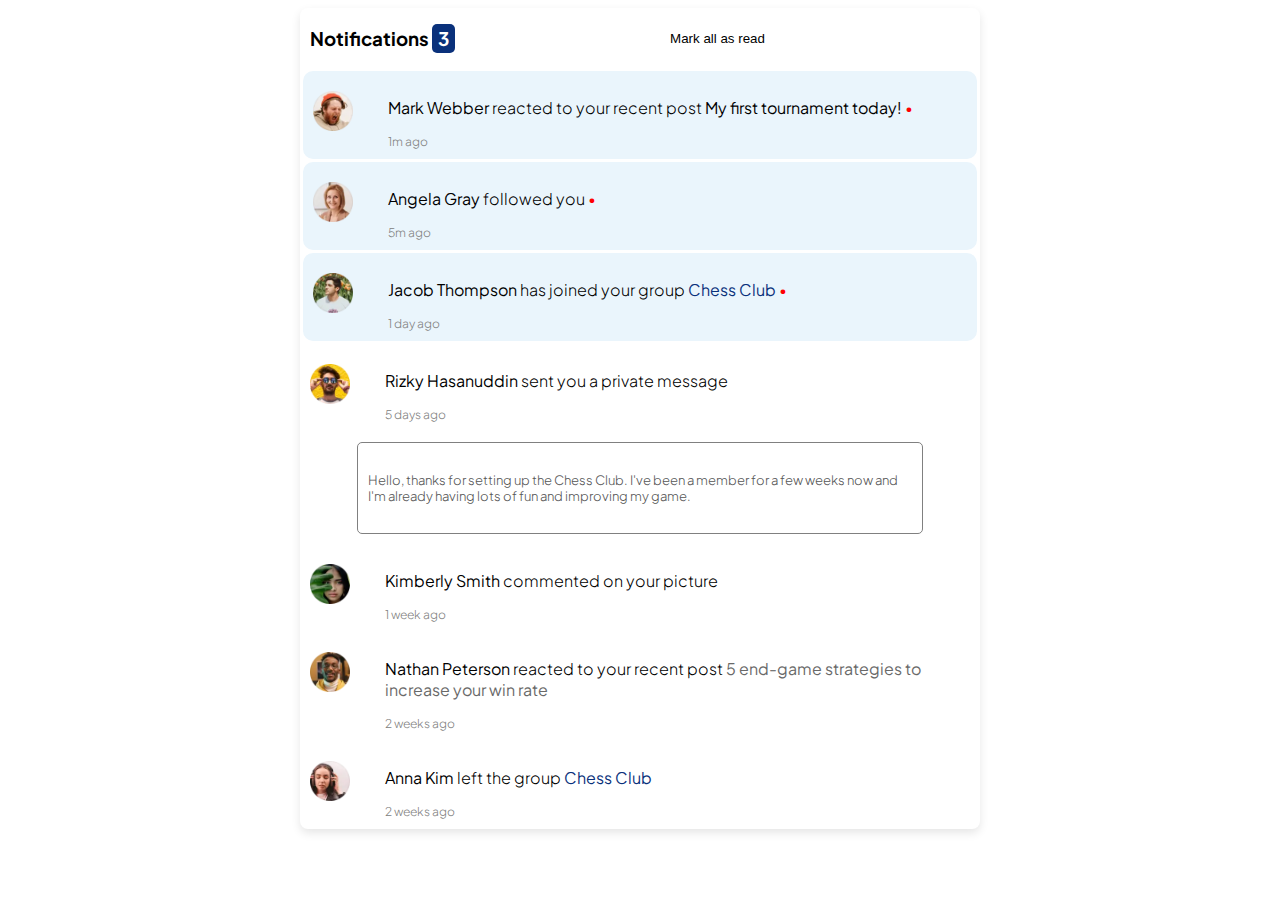
<file: index.html>
<!DOCTYPE html>
<html lang="en">
<head>
  <meta charset="UTF-8">
  <meta name="viewport" content="width=device-width, initial-scale=1.0"> <!-- displays site properly based on user's device -->

  <link rel="icon" type="image/png" sizes="32x32" href="./assets/images/favicon-32x32.png">
  
  <title>Frontend Mentor | Notifications page</title>

  <!-- Feel free to remove these styles or customise in your own stylesheet 👍 -->

  <link rel="stylesheet" href="style.css">
  <link rel="preconnect" href="https://fonts.googleapis.com">
  <link rel="preconnect" href="https://fonts.gstatic.com" crossorigin>
  <link href="https://fonts.googleapis.com/css2?family=Kumbh+Sans:wght@100..900&family=Plus+Jakarta+Sans:ital,wght@0,200..800;1,200..800&display=swap" rel="stylesheet">

</head>
<body class="plus-jakarta-sans">
    <div class="notification-container">
        <span class="header">
            <h3>Notifications <span style="background-color: hsl(219, 85%, 26%); color: white; padding: 3px 6px; border-radius: 5px;">3</span></h3>
            <button style="border: none; color: black; background-color: white;">Mark all as read</button>
        </span>

        <div class="notification" id="unread">
            <img src="assets/images/avatar-mark-webber.webp" alt="Mark Webber">
            <div class="notification-content">
                <p><strong>Mark Webber</strong> reacted to your recent post <b class="post">My first tournament today!</b> <span style="color: red;">•</span></p>
                <div class="time">1m ago</div>
            </div>
        </div>

        <div class="notification" id="unread">
            <img src="assets/images/avatar-angela-gray.webp" alt="Angela Gray">
            <div class="notification-content">
                <p><strong>Angela Gray</strong> followed you <span style="color: red;">•</span></p>
                <div class="time">5m ago</div>
            </div>
        </div>

        <div class="notification" id="unread">
            <img src="assets/images/avatar-jacob-thompson.webp" alt="Jacob Thompson">
            <div class="notification-content">
                <p><strong>Jacob Thompson</strong> has joined your group <b class="club"><span style="color: hsl(219, 85%, 26%);">Chess Club</span></b> <span style="color: red;">•</span></p>
                <div class="time">1 day ago</div>
            </div>
        </div>

        <div class="notification">
            <img src="assets/images/avatar-rizky-hasanuddin.webp" alt="Rizky Hasanuddin">
            <div class="notification-content">
                <p><strong>Rizky Hasanuddin</strong> sent you a private message </p>
                <div class="time">5 days ago</div>
            </div>
        </div>

        <div class="notification">
          <div class="message-box">
            Hello, thanks for setting up the Chess Club. I've been a member for a few weeks now and I'm already having lots of fun and improving my game. 
          </div>
        </div>

        <div class="notification">
            <img src="assets/images/avatar-kimberly-smith.webp" alt="Kimberly Smith">
            <div class="notification-content">
              <p><strong>Kimberly Smith</strong> commented on your picture </p>
              <div class="time">1 week ago</div>
            </div>
        </div>

        <div class="notification">
            <img src="assets/images/avatar-nathan-peterson.webp" alt="Nathan Peterson">
            <div class="notification-content">
              <p><strong>Nathan Peterson</strong> reacted to your recent post <span style="color: dimgray;"><b> 5 end-game strategies to increase your win rate</b></span> </p>
              <div class="time">2 weeks ago</div>
            </div>
        </div>

        <div class="notification">
            <img src="assets/images/avatar-anna-kim.webp" alt="Anna Kim">
            <div class="notification-content">
              <p><strong>Anna Kim</strong> left the group <b><span style="color: hsl(219, 85%, 26%);">Chess Club</span></b></p>
              <div class="time">2 weeks ago</div>
            </div>
        </div>
    </div>

    <!-- <div class="attribution">
      Challenge by <a href="https://www.frontendmentor.io?ref=challenge" target="_blank">Frontend Mentor</a>. 
      Coded by <a href="#">Vic</a>.
    </div> -->
</body>
</html>
</file>
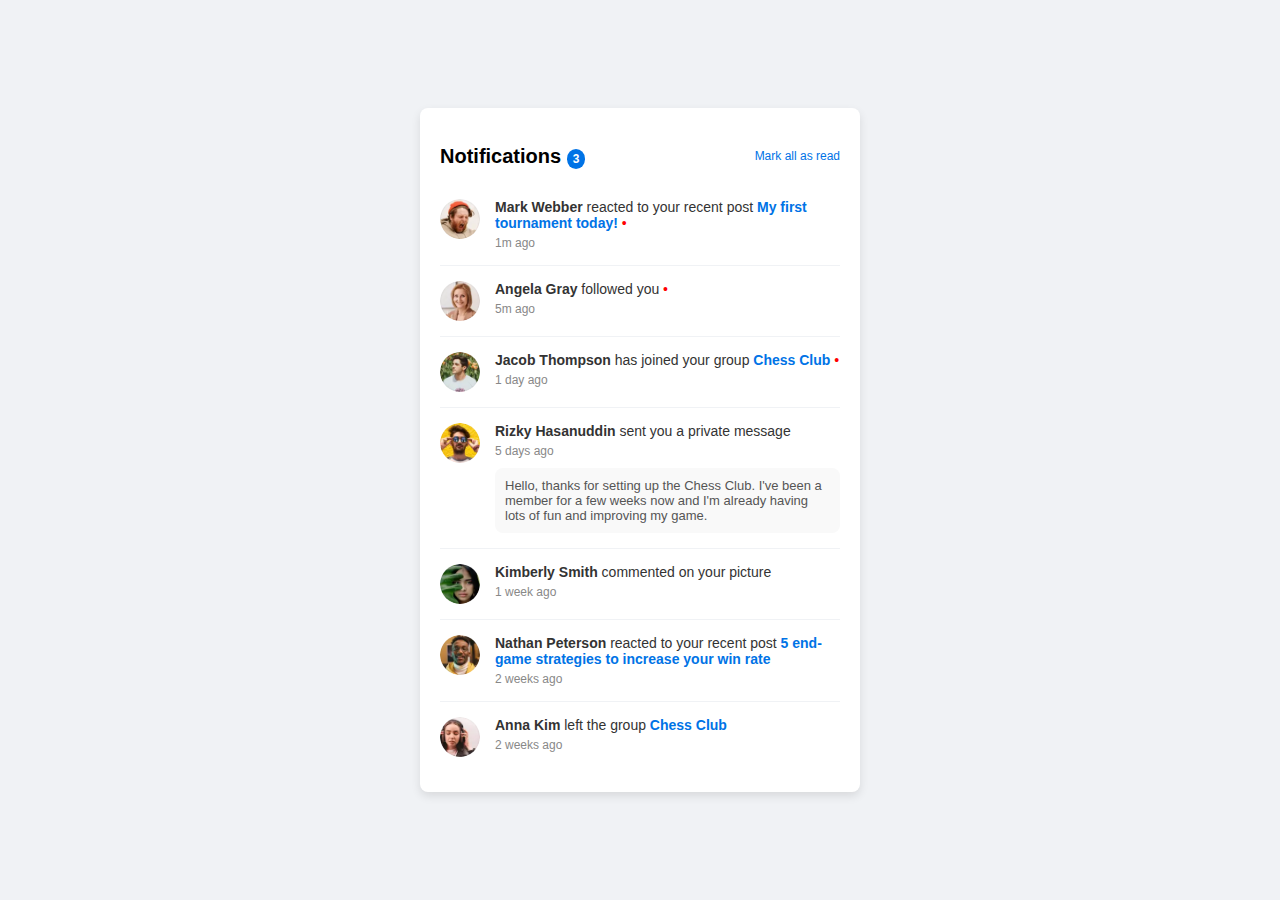
<file: test.html>
<!DOCTYPE html>
<html lang="en">
<head>
<meta charset="UTF-8">
<meta name="viewport" content="width=device-width, initial-scale=1.0">
<title>Notifications</title>
<style>
    body {
        font-family: Arial, sans-serif;
        background-color: #f0f2f5;
        display: flex;
        justify-content: center;
        align-items: center;
        height: 100vh;
        margin: 0;
    }
    .notifications-container {
        background-color: white;
        width: 400px;
        border-radius: 8px;
        box-shadow: 0px 4px 10px rgba(0, 0, 0, 0.1);
        padding: 20px;
    }
    .header {
        display: flex;
        justify-content: space-between;
        align-items: center;
    }
    .header h2 {
        font-size: 20px;
        font-weight: 600;
    }
    .header .mark-read {
        font-size: 12px;
        color: #0073e6;
        cursor: pointer;
    }
    .notification {
        display: flex;
        align-items: flex-start;
        padding: 15px 0;
        border-bottom: 1px solid #f0f2f5;
    }
    .notification:last-child {
        border-bottom: none;
    }
    .notification img {
        width: 40px;
        height: 40px;
        border-radius: 50%;
        margin-right: 15px;
    }
    .notification-content {
        flex-grow: 1;
    }
    .notification-content p {
        margin: 0;
        font-size: 14px;
        color: #333;
    }
    .notification-content .time {
        font-size: 12px;
        color: #888;
        margin-top: 5px;
    }
    .notification-content .highlight {
        color: #0073e6;
        font-weight: bold;
        text-decoration: none;
    }
    .notification-content .message-box {
        background-color: #f9f9f9;
        border-radius: 8px;
        padding: 10px;
        margin-top: 10px;
        font-size: 13px;
        color: #555;
    }
</style>
</head>
<body>

<div class="notifications-container">
    <div class="header">
        <h2>Notifications <span style="background-color: #0073e6; color: white; font-size: 12px; padding: 3px 6px; border-radius: 50%;">3</span></h2>
        <div class="mark-read">Mark all as read</div>
    </div>
    
    <div class="notification">
        <img src="assets/images/avatar-mark-webber.webp" alt="Mark Webber">
        <div class="notification-content">
            <p><strong>Mark Webber</strong> reacted to your recent post <span class="highlight">My first tournament today!</span> <span style="color: red;">•</span></p>
            <div class="time">1m ago</div>
        </div>
    </div>
    
    <div class="notification">
        <img src="assets/images/avatar-angela-gray.webp" alt="Angela Gray">
        <div class="notification-content">
            <p><strong>Angela Gray</strong> followed you <span style="color: red;">•</span></p>
            <div class="time">5m ago</div>
        </div>
    </div>
    
    <div class="notification">
        <img src="assets/images/avatar-jacob-thompson.webp" alt="Jacob Thompson">
        <div class="notification-content">
            <p><strong>Jacob Thompson</strong> has joined your group <span class="highlight">Chess Club</span> <span style="color: red;">•</span></p>
            <div class="time">1 day ago</div>
        </div>
    </div>
    
    <div class="notification">
        <img src="assets/images/avatar-rizky-hasanuddin.webp" alt="Rizky Hasanuddin">
        <div class="notification-content">
            <p><strong>Rizky Hasanuddin</strong> sent you a private message</p>
            <div class="time">5 days ago</div>
            <div class="message-box">
                Hello, thanks for setting up the Chess Club. I've been a member for a few weeks now and I'm already having lots of fun and improving my game.
            </div>
        </div>
    </div>
    
    <div class="notification">
        <img src="assets/images/avatar-kimberly-smith.webp" alt="Kimberly Smith">
        <div class="notification-content">
            <p><strong>Kimberly Smith</strong> commented on your picture</p>
            <div class="time">1 week ago</div>
        </div>
    </div>
    
    <div class="notification">
        <img src="assets/images/avatar-nathan-peterson.webp" alt="Nathan Peterson">
        <div class="notification-content">
            <p><strong>Nathan Peterson</strong> reacted to your recent post <span class="highlight">5 end-game strategies to increase your win rate</span></p>
            <div class="time">2 weeks ago</div>
        </div>
    </div>
    
    <div class="notification">
        <img src="assets/images/avatar-anna-kim.webp" alt="Anna Kim">
        <div class="notification-content">
            <p><strong>Anna Kim</strong> left the group <span class="highlight">Chess Club</span></p>
            <div class="time">2 weeks ago</div>
        </div>
    </div>
</div>

</body>
</html>
</file>
<file: style.css>
.attribution { font-size: 11px; text-align: center; }
.attribution a { color: hsl(228, 45%, 44%); }
body{
  display: flex;
  justify-content: center;
  align-items: center;
}

@media screen and (max-width: 720px) {
  .message-box {
    font-size: 11px;
  }
  .time{
    font-size: 10px;
  }
}

.notification-container{
  width: 680px;
  border-radius: 8px;
  box-shadow: 0px 4px 10px rgba(0, 0, 0, 0.1);
}

.header{
  display: flex;
  justify-content: space-between;
  margin-left: 10px;
}

button {
  margin: auto;
}

.notification {
  display: flex;
  padding: 10px 0;
}

#unread {
  background-color: rgb(234, 245, 252);
  border-radius: 10px;
  margin: 3px;
}

.notification-content {
  margin-left: 10px;
}

.time {
  font-size: 12px;
  margin-top: none;
  color: grey;
}

img {
  width: 40px;
  height: 40px;
  padding: 10px;
  margin-right: 15px;
}

.message-box {
  align-content: center;
  height: 70px;
  border: 1px solid grey;
  border-radius: 5px;
  padding: 10px;
  margin: 0 auto;
  width: 80%;
  max-width: 680px;
  font-size: 13px;
  color: #555;
}

.plus-jakarta-sans{
font-family: "Plus Jakarta Sans", sans-serif;
font-optical-sizing: auto;
font-weight: 300;
font-style: normal;
}
</file>
